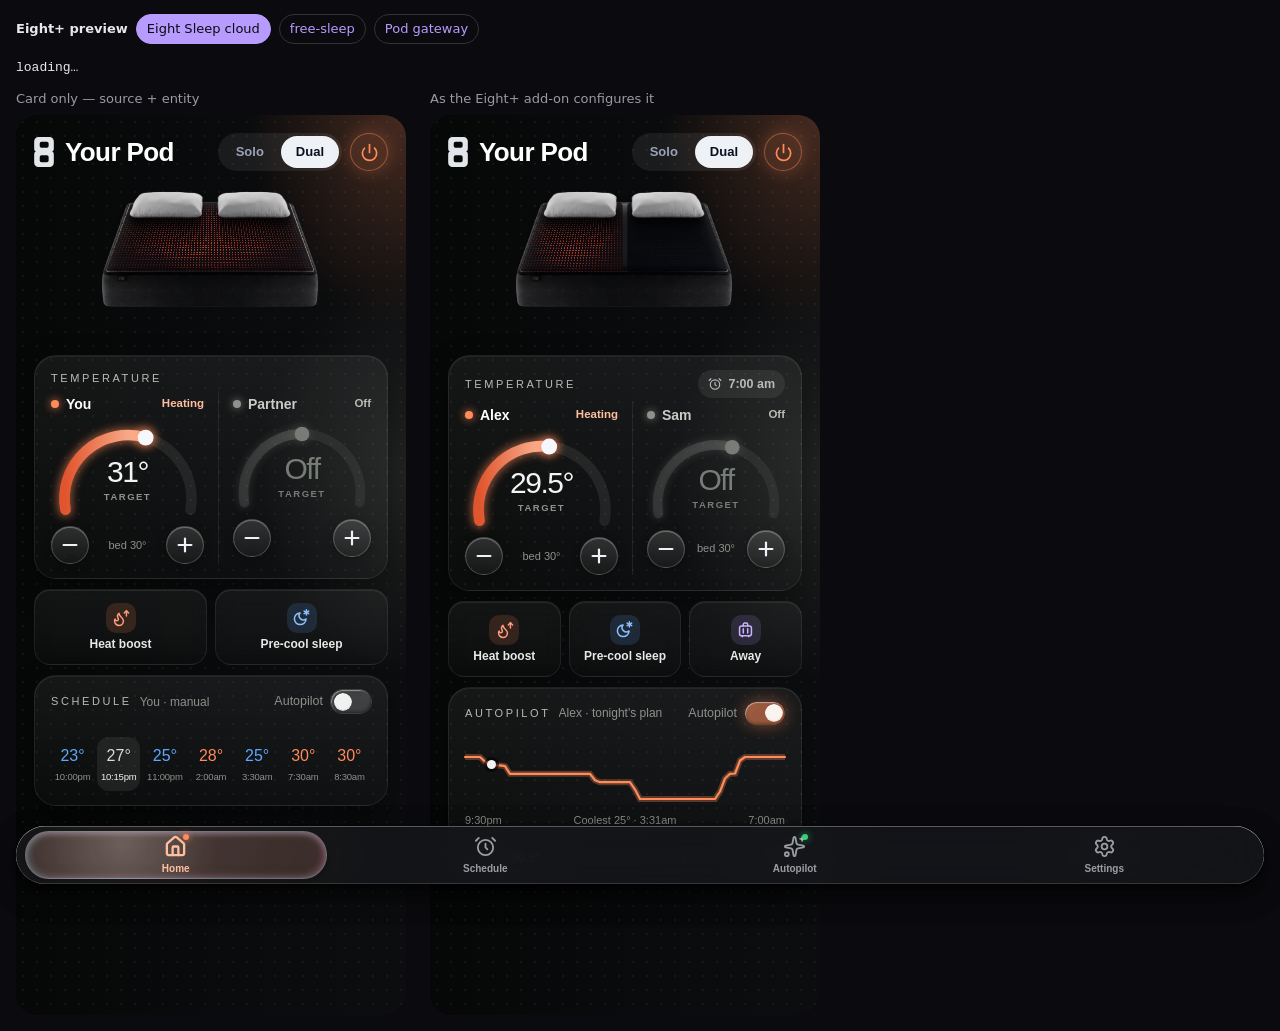
<file: tools/preview.html>
<!doctype html>
<html lang="en">
<head>
<meta charset="utf-8">
<meta name="viewport" content="width=device-width, initial-scale=1">
<title>Eight+ card preview</title>
<!--
  Mock-Home-Assistant preview of the card for each backend — no HA needed.
    python3 -m http.server 8780        (from the repo root)
    open http://localhost:8780/tools/preview.html?source=cloud     (cloud | freesleep | gateway)
  Left column: the card-only config (just source + entity). Right: the config the add-on writes.
-->
<style>
  :root { color-scheme: dark; }
  body { margin: 0; background: #0b0b0f; color: #e8e8ea; font: 13px/1.5 system-ui, sans-serif; }
  header { display: flex; gap: 8px; align-items: center; padding: 14px 16px; flex-wrap: wrap; }
  header a { color: #b79bff; text-decoration: none; padding: 4px 10px; border: 1px solid #333; border-radius: 99px; }
  header a.on { background: #b79bff; color: #0b0b0f; border-color: #b79bff; }
  #row { display: flex; gap: 24px; padding: 0 16px 16px; flex-wrap: wrap; }
  .col { width: 390px; max-width: 100%; }
  .lbl { margin: 0 0 6px; color: #9a9aa2; }
  #log { padding: 0 16px 12px; font-family: ui-monospace, monospace; white-space: pre-wrap; }
  .ok { color: #33d17a; } .bad { color: #ff6b6b; }
</style>
</head>
<body>
<header><strong>Eight+ preview</strong>
  <a href="?source=cloud">Eight Sleep cloud</a><a href="?source=freesleep">free-sleep</a><a href="?source=gateway">Pod gateway</a>
</header>
<div id="log">loading…</div>
<div id="row"></div>
<script type="module">
const errors = [];
addEventListener("error", (e) => errors.push(String(e.message)));
addEventListener("unhandledrejection", (e) => errors.push(String(e.reason)));
const source = new URLSearchParams(location.search).get("source") || "cloud";
document.querySelectorAll("header a").forEach((a) => a.classList.toggle("on", a.search === "?source=" + source));
await import("../eight-sleep-card.js?t=" + Date.now());

const P = "eight_sleep_alex", PP = "eight_sleep_sam";
const st = (state, attributes = {}) => ({ state: String(state), attributes, last_changed: new Date(Date.now() - 3600e3).toISOString() });
const dt = (t) => st(t + ":00", { has_date: false, has_time: true });
const climate = (on, t, cur) => st(on ? "heat_cool" : "off", { temperature: t, current_temperature: cur, hvac_action: on ? "heating" : "off", min_temp: 13, max_temp: 44, target_temp_step: 0.5, hvac_modes: ["off", "heat_cool"] });
const states = { "weather.forecast_home": st("clear-night", { temperature: 9, humidity: 67 }) };

// ── each backend exactly as its integration names things ──────────────────────────────
let own, other, sides;
if (source === "cloud") {            // lukas-clarke/eight_sleep: "<first name>'s Eight Sleep Side"
  own = "climate.alex_s_eight_sleep_side_climate"; other = "climate.sam_s_eight_sleep_side_climate";
  for (const [p, on, side] of [["alex", true, "left"], ["sam", false, "right"]]) {
    const s = `${p}_s_eight_sleep_side`;
    Object.assign(states, {
      [`climate.${s}_climate`]: climate(on, 31, 30.2),
      [`sensor.${s}_bed_temperature`]: st(30.2, { unit_of_measurement: "°C" }),
      [`sensor.${s}_bed_state`]: st(on ? 22 : 0, { "Target Heating Level": 22, "Heating Active": on, "Heating Time Remaining": 3600 }),
      [`sensor.${s}_side`]: st(side), [`sensor.${s}_next_alarm`]: st(new Date(Date.now() + 8 * 3600e3).toISOString()),
      [`sensor.${s}_heart_rate`]: st(57), [`sensor.${s}_hrv`]: st(64), [`sensor.${s}_breath_rate`]: st(14),
      [`binary_sensor.${s}_bed_presence`]: st(on ? "on" : "off"),
    });
  }
  Object.assign(states, { "sensor.alex_example_com_s_eight_sleep_has_water": st("True"), "sensor.alex_example_com_s_eight_sleep_is_priming": st("False") });
} else if (source === "freesleep") { // Mrtenz/hass-free-sleep: "<model> <side name>"
  own = "climate.pod_4_left_temperature"; other = "climate.pod_4_right_temperature";
  for (const [s, on] of [["left", true], ["right", false]]) Object.assign(states, {
    [`climate.pod_4_${s}_temperature`]: climate(on, 30, 29.4),
    [`binary_sensor.pod_4_${s}_presence`]: st(on ? "on" : "off"),
    [`sensor.pod_4_${s}_heart_rate`]: st(58), [`sensor.pod_4_${s}_hrv`]: st(70), [`sensor.pod_4_${s}_respiration_rate`]: st(13),
  });
  Object.assign(states, { "binary_sensor.pod_4_water_level": st("off", { device_class: "problem" }), "binary_sensor.pod_4_priming": st("off"),
    "button.pod_4_prime": st("unknown"), "switch.pod_4_biometrics": st("on") });
} else {                             // the Eight+ Pod gateway (MQTT discovery)
  own = "climate.eight_sleep_pod_left"; other = "climate.eight_sleep_pod_right";
  for (const [s, on] of [["left", true], ["right", false]]) Object.assign(states, {
    [`climate.eight_sleep_pod_${s}`]: climate(on, 32, 31.1),
    [`binary_sensor.eight_sleep_pod_${s}_presence`]: st(on ? "on" : "off"),
    [`sensor.eight_sleep_pod_${s}_heart_rate`]: st(55), [`sensor.eight_sleep_pod_${s}_hrv`]: st(80),
    [`sensor.eight_sleep_pod_${s}_breathing_rate`]: st(13), [`sensor.eight_sleep_pod_${s}_water_temp`]: st(29.5),
  });
  Object.assign(states, { "binary_sensor.eight_sleep_pod_water_low": st("off", { device_class: "problem" }),
    "binary_sensor.eight_sleep_pod_priming": st("off"), "sensor.eight_sleep_pod_health": st("ok", { checks: [] }) });
}

// ?l=27&r=33 — both sides on at these targets (left resting at target, right still warming),
// both sleepers in bed: the README / cover screenshots
// ?solo=1&l=27 — Solo mode: one dot field across the whole bed at the left side's target
const qp = new URLSearchParams(location.search), SOLO = qp.get("solo") === "1";
const TL = parseFloat(qp.get("l")), TR = SOLO ? TL : parseFloat(qp.get("r"));
if (Number.isFinite(TL) && Number.isFinite(TR)) {
  // &c=27 — the bed's current temperature (default: at target); below/above target = working
  const CUR = Number.isFinite(parseFloat(qp.get("c"))) ? parseFloat(qp.get("c")) : TL;
  states[own] = climate(true, TL, CUR);
  states[other] = climate(true, TR, SOLO ? CUR : TR - 2.5);
  for (const id of Object.keys(states)) if (/^sensor\..*_bed_temperature$/.test(id)) states[id] = st(CUR, { unit_of_measurement: "°C" });
  // Solo shots: nobody in bed, so no presence body-print on the dot field
  for (const id of Object.keys(states)) if (/^binary_sensor\..*(presence|bed_presence)$/.test(id)) states[id] = st(SOLO ? "off" : "on");
  // cloud: Solo/Dual is the side sensor
  if (SOLO) for (const id of Object.keys(states)) if (/^sensor\..*_eight_sleep_side_side$/.test(id)) states[id] = st("solo");
}

// ── the helpers the add-on generates for each sleeper ─────────────────────────────────
for (const p of [P, PP]) {
  ["bedtime", "winddown", "early", "late", "deep", "prewake", "wake", "auto_off", "weekday_bedtime", "weekday_alarm",
   "weekend_bedtime", "weekend_alarm", "boost_until"].forEach((k, i) =>
    states[`input_datetime.${p}_${k}`] = dt(["21:30", "22:15", "23:00", "02:00", "03:30", "06:30", "07:00", "09:00", "22:30", "06:45", "23:30", "08:00", "00:00"][i]));
  ["bedtime", "winddown", "early", "late", "deep", "prewake", "wake"].forEach((k, i) =>
    states[`input_number.${p}_${k}_level`] = st([28, 27, 25, 26, 25, 30, 31][i], { min: 13, max: 44, step: 0.5 }));
  Object.assign(states, {
    [`input_boolean.${p}_smart_autopilot`]: st("on"), [`input_number.${p}_smart_bias`]: st(0, { min: -3, max: 3, step: 0.5 }),
    [`sensor.${p}_suggested_temp`]: st(29.5, { env_base: 29, boost: 0.5, rate: -1, unit_of_measurement: "°C" }),
    [`input_boolean.${p}_auto_off_enabled`]: st("on"), [`input_boolean.${p}_boost_active`]: st("off"),
    [`input_boolean.${p}_away_mode`]: st("off"), [`input_boolean.${p}_off_when_up`]: st("on"), [`binary_sensor.${p}_in_bed`]: st("on"),
  });
}
if (source !== "cloud") states["input_boolean.eight_plus_dual_mode"] = st(SOLO ? "off" : "on");
if (Number.isFinite(TL) && Number.isFinite(TR)) {   // Autopilot is holding the requested targets
  states[`sensor.${P}_suggested_temp`] = st(TL, { env_base: TL, boost: 0, rate: 0, unit_of_measurement: "°C" });
  states[`sensor.${PP}_suggested_temp`] = st(TR, { env_base: TR, boost: 0, rate: 0, unit_of_measurement: "°C" });
  if (SOLO) for (const p of [P, PP]) states[`binary_sensor.${p}_in_bed`] = st("off");
}

// ── mock hass ─────────────────────────────────────────────────────────────────────────
const cards = [], calls = [];
const hass = {
  states, locale: { language: "en" }, language: "en", localize: () => "", formatEntityState: (e) => (e && e.state) || "",
  user: { name: "Alex", is_admin: true }, themes: { darkMode: true },
  callService(d, s, x) { calls.push([d, s, x]); },
  callWS: () => Promise.resolve({}),
  connection: { subscribeMessage: () => Promise.resolve(() => {}), subscribeEvents: () => Promise.resolve(() => {}) },
};
await customElements.whenDefined("eight-sleep-card");
const addonCfg = {
  source, entity: own, layout: "v2", font_url: false, schedule_prefix: P, partner_schedule_prefix: PP, coach_prefix: P,
  partner_climate_entity: other, own_label: "Alex", partner_name: "Sam",
  dual_mode_entity: source === "cloud" ? undefined : "input_boolean.eight_plus_dual_mode",
  away_entity: `input_boolean.${P}_away_mode`, vacation_entity: `input_boolean.${P}_away_mode`,
};
const mk = (cfg, label) => {
  const col = document.createElement("div"); col.className = "col";
  col.innerHTML = `<p class="lbl">${label}</p>`;
  try {
    const el = document.createElement("eight-sleep-card");
    el.setConfig({ type: "custom:eight-sleep-card", ...cfg });
    el.hass = hass; cards.push(el); col.appendChild(el);
  } catch (e) { errors.push(label + ": " + e.message); }
  document.getElementById("row").appendChild(col);
};
mk({ source, entity: own, layout: "v2", font_url: false }, "Card only — source + entity");
mk(addonCfg, "As the Eight+ add-on configures it");

await new Promise((r) => setTimeout(r, 1500));
for (const el of cards) el.hass = { ...hass };
await new Promise((r) => setTimeout(r, 500));
const missing = cards.map((el) => Object.entries(el._config || {})
  .filter(([k, v]) => /_entity$/.test(k) && typeof v === "string" && v && !states[v]).map(([k, v]) => `${k} → ${v}`));
window.__preview = { source, errors, calls, missing, rendered: cards.map((el) => !!(el.shadowRoot && el.shadowRoot.childElementCount)) };
document.getElementById("log").innerHTML =
  (errors.length ? `<span class="bad">${errors.length} error(s):\n${errors.join("\n")}</span>` : `<span class="ok">no errors</span>`) +
  `  ·  rendered: ${window.__preview.rendered.join(", ")}`;
</script>
</body>
</html>
</file>
